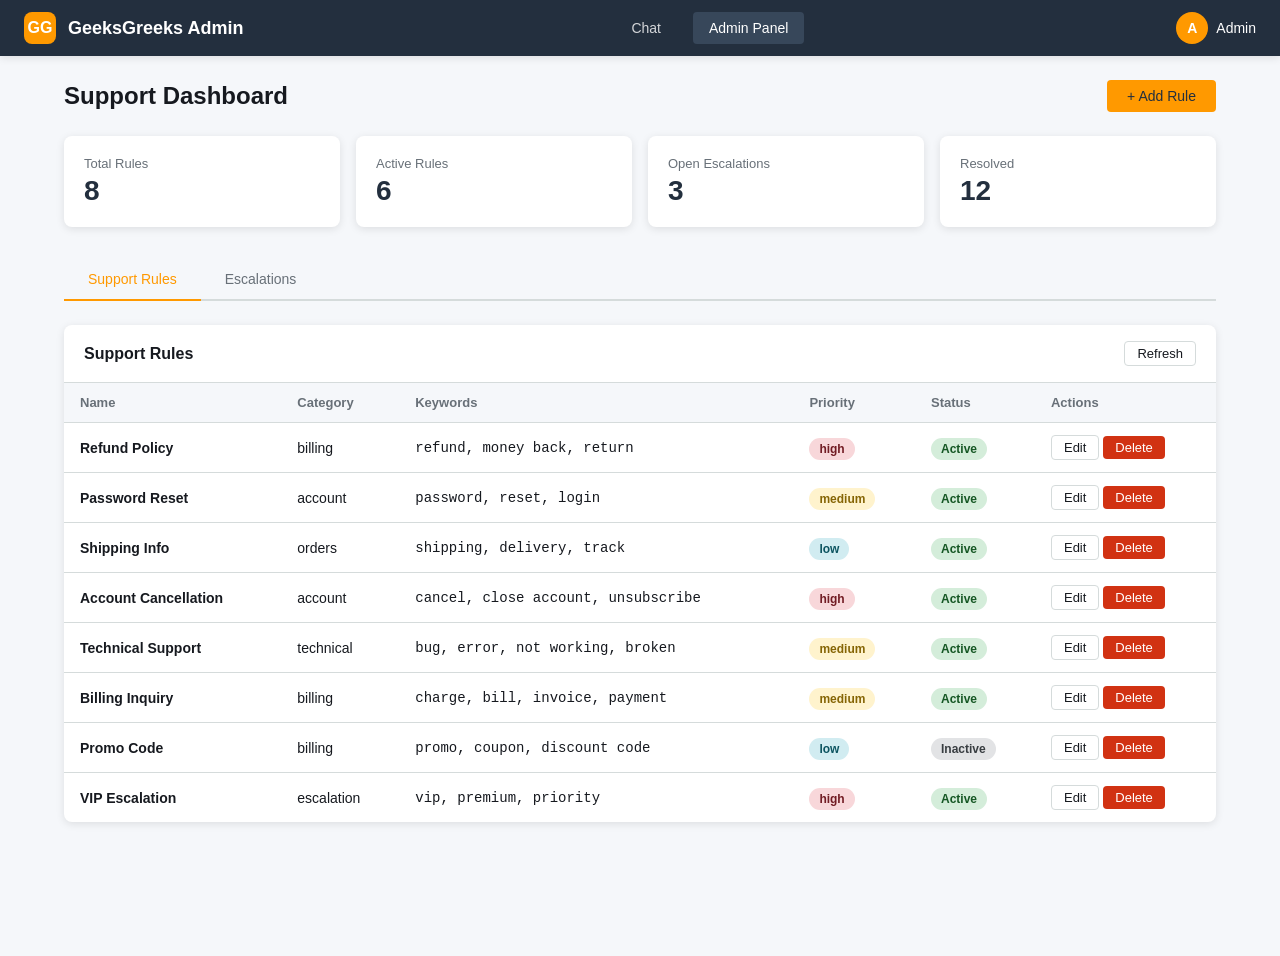
<file: frontend/admin.html>
<!DOCTYPE html>
<html lang="en">
<head>
    <meta charset="UTF-8">
    <meta name="viewport" content="width=device-width, initial-scale=1.0">
    <title>GeeksGreeks - Admin Panel</title>
    <link rel="stylesheet" href="css/styles.css">
    <link rel="icon" href="data:image/svg+xml,<svg xmlns='http://www.w3.org/2000/svg' viewBox='0 0 32 32'><rect width='32' height='32' rx='6' fill='%23ff9900'/><text x='50%25' y='55%25' font-size='16' text-anchor='middle' dominant-baseline='middle' fill='%23232f3e' font-weight='bold'>GG</text></svg>">
</head>
<body>
    <nav class="navbar" id="navbar">
        <div class="navbar-brand">
            <div class="logo">GG</div>
            <span>GeeksGreeks Admin</span>
        </div>
        <div class="navbar-nav">
            <a href="index.html">Chat</a>
            <a href="admin.html" class="active">Admin Panel</a>
        </div>
        <div class="navbar-user">
            <div class="avatar">A</div>
            <span>Admin</span>
        </div>
    </nav>

    <div class="admin-container">
        <div class="admin-header">
            <h1>Support Dashboard</h1>
            <button class="btn btn-primary" onclick="showAddRuleModal()">+ Add Rule</button>
        </div>

        <div class="stats-grid">
            <div class="stat-card">
                <div class="stat-label">Total Rules</div>
                <div class="stat-value" id="stat-total-rules">--</div>
            </div>
            <div class="stat-card">
                <div class="stat-label">Active Rules</div>
                <div class="stat-value" id="stat-active-rules">--</div>
            </div>
            <div class="stat-card">
                <div class="stat-label">Open Escalations</div>
                <div class="stat-value" id="stat-open-escalations">--</div>
            </div>
            <div class="stat-card">
                <div class="stat-label">Resolved</div>
                <div class="stat-value" id="stat-resolved">--</div>
            </div>
        </div>

        <div class="tabs">
            <div class="tab active" data-tab="rules" onclick="switchTab('rules')">Support Rules</div>
            <div class="tab" data-tab="escalations" onclick="switchTab('escalations')">Escalations</div>
        </div>

        <div id="rules-section">
            <div class="card">
                <div class="card-header">
                    <h3>Support Rules</h3>
                    <div>
                        <button class="btn btn-sm btn-outline" onclick="loadRules()">Refresh</button>
                    </div>
                </div>
                <div class="card-body" style="padding:0">
                    <table>
                        <thead>
                            <tr>
                                <th>Name</th>
                                <th>Category</th>
                                <th>Keywords</th>
                                <th>Priority</th>
                                <th>Status</th>
                                <th>Actions</th>
                            </tr>
                        </thead>
                        <tbody id="rules-table-body">
                            <tr><td colspan="6"><div class="loading-spinner"></div></td></tr>
                        </tbody>
                    </table>
                </div>
            </div>
        </div>

        <div id="escalations-section" style="display:none">
            <div class="card">
                <div class="card-header">
                    <h3>Escalations</h3>
                    <div>
                        <button class="btn btn-sm btn-outline" onclick="loadEscalations()">Refresh</button>
                    </div>
                </div>
                <div class="card-body" style="padding:0">
                    <table>
                        <thead>
                            <tr>
                                <th>ID</th>
                                <th>Reason</th>
                                <th>Priority</th>
                                <th>Status</th>
                                <th>Created</th>
                                <th>Actions</th>
                            </tr>
                        </thead>
                        <tbody id="escalations-table-body">
                            <tr><td colspan="6"><div class="loading-spinner"></div></td></tr>
                        </tbody>
                    </table>
                </div>
            </div>
        </div>
    </div>

    <div class="modal-overlay" id="rule-modal">
        <div class="modal">
            <h2 id="modal-title">Add New Rule</h2>
            <form id="rule-form" onsubmit="event.preventDefault(); saveRule();">
                <input type="hidden" id="rule-id-field">
                <div class="form-group">
                    <label>Rule Name *</label>
                    <input type="text" id="rule-name" placeholder="e.g., Refund Policy" required>
                </div>
                <div class="form-group">
                    <label>Category *</label>
                    <select id="rule-category" required>
                        <option value="">Select category</option>
                        <option value="billing">Billing</option>
                        <option value="account">Account</option>
                        <option value="orders">Orders</option>
                        <option value="technical">Technical</option>
                        <option value="escalation">Escalation</option>
                        <option value="general">General</option>
                    </select>
                </div>
                <div class="form-group">
                    <label>Keywords * (comma-separated)</label>
                    <input type="text" id="rule-keywords" placeholder="refund, money back, return" required>
                </div>
                <div class="form-group">
                    <label>Response Template *</label>
                    <textarea id="rule-response" placeholder="The response the AI should use when this rule matches..." required></textarea>
                </div>
                <div class="form-group">
                    <label>Action (optional)</label>
                    <select id="rule-action">
                        <option value="">No action</option>
                        <option value="refund">Process Refund</option>
                        <option value="reset_password">Reset Password</option>
                        <option value="update_case">Update Case</option>
                        <option value="escalate">Escalate to Agent</option>
                        <option value="cancel_subscription">Cancel Subscription</option>
                        <option value="account_credit">Apply Account Credit</option>
                    </select>
                </div>
                <div class="form-group">
                    <label>Priority</label>
                    <select id="rule-priority">
                        <option value="low">Low</option>
                        <option value="medium" selected>Medium</option>
                        <option value="high">High</option>
                    </select>
                </div>
                <div class="form-group">
                    <label style="display:flex;align-items:center;gap:8px">
                        <input type="checkbox" id="rule-active" checked>
                        Active
                    </label>
                </div>
                <div class="modal-actions">
                    <button type="button" class="btn btn-outline" onclick="closeRuleModal()">Cancel</button>
                    <button type="submit" class="btn btn-primary">Save Rule</button>
                </div>
            </form>
        </div>
    </div>

    <script src="js/auth.js"></script>
    <script src="js/admin.js"></script>
</body>
</html>
</file>
<file: frontend/css/styles.css>
:root {
    --primary: #232f3e;
    --primary-light: #37475a;
    --accent: #ff9900;
    --accent-hover: #e88b00;
    --success: #1a9c3e;
    --danger: #d13212;
    --warning: #f0ad4e;
    --bg: #f5f7fa;
    --card-bg: #ffffff;
    --text: #16191f;
    --text-light: #687078;
    --border: #d5dbdb;
    --chat-user: #e8f4fd;
    --chat-bot: #f0f0f0;
    --shadow: 0 2px 8px rgba(0, 0, 0, 0.1);
}

* {
    margin: 0;
    padding: 0;
    box-sizing: border-box;
}

body {
    font-family: 'Segoe UI', -apple-system, BlinkMacSystemFont, sans-serif;
    background: var(--bg);
    color: var(--text);
    min-height: 100vh;
}

.navbar {
    background: var(--primary);
    color: white;
    padding: 0 24px;
    height: 56px;
    display: flex;
    align-items: center;
    justify-content: space-between;
    box-shadow: var(--shadow);
    position: fixed;
    top: 0;
    left: 0;
    right: 0;
    z-index: 100;
}

.navbar-brand {
    display: flex;
    align-items: center;
    gap: 12px;
    font-size: 18px;
    font-weight: 600;
}

.navbar-brand .logo {
    width: 32px;
    height: 32px;
    background: var(--accent);
    border-radius: 8px;
    display: flex;
    align-items: center;
    justify-content: center;
    font-weight: bold;
    font-size: 16px;
}

.navbar-nav {
    display: flex;
    align-items: center;
    gap: 16px;
}

.navbar-nav a {
    color: rgba(255, 255, 255, 0.8);
    text-decoration: none;
    padding: 8px 16px;
    border-radius: 4px;
    font-size: 14px;
    transition: all 0.2s;
}

.navbar-nav a:hover,
.navbar-nav a.active {
    color: white;
    background: var(--primary-light);
}

.navbar-user {
    display: flex;
    align-items: center;
    gap: 8px;
    font-size: 14px;
}

.navbar-user .avatar {
    width: 32px;
    height: 32px;
    background: var(--accent);
    border-radius: 50%;
    display: flex;
    align-items: center;
    justify-content: center;
    font-weight: bold;
    font-size: 14px;
}

.btn {
    padding: 8px 20px;
    border: none;
    border-radius: 4px;
    cursor: pointer;
    font-size: 14px;
    font-weight: 500;
    transition: all 0.2s;
    display: inline-flex;
    align-items: center;
    gap: 6px;
}

.btn-primary {
    background: var(--accent);
    color: var(--primary);
}

.btn-primary:hover {
    background: var(--accent-hover);
}

.btn-secondary {
    background: var(--primary-light);
    color: white;
}

.btn-secondary:hover {
    background: var(--primary);
}

.btn-danger {
    background: var(--danger);
    color: white;
}

.btn-danger:hover {
    background: #b02a0f;
}

.btn-success {
    background: var(--success);
    color: white;
}

.btn-sm {
    padding: 4px 12px;
    font-size: 13px;
}

.btn-outline {
    background: transparent;
    border: 1px solid var(--border);
    color: var(--text);
}

.btn-outline:hover {
    background: var(--bg);
}

/* ========== AUTH PAGES ========== */
.auth-container {
    display: flex;
    align-items: center;
    justify-content: center;
    min-height: 100vh;
    padding: 20px;
    background: linear-gradient(135deg, var(--primary) 0%, var(--primary-light) 100%);
}

.auth-card {
    background: white;
    border-radius: 12px;
    padding: 40px;
    width: 100%;
    max-width: 420px;
    box-shadow: 0 4px 24px rgba(0, 0, 0, 0.2);
}

.auth-card h1 {
    text-align: center;
    margin-bottom: 8px;
    color: var(--primary);
    font-size: 24px;
}

.auth-card .subtitle {
    text-align: center;
    color: var(--text-light);
    margin-bottom: 32px;
    font-size: 14px;
}

.form-group {
    margin-bottom: 20px;
}

.form-group label {
    display: block;
    margin-bottom: 6px;
    font-size: 14px;
    font-weight: 500;
    color: var(--text);
}

.form-group input,
.form-group select,
.form-group textarea {
    width: 100%;
    padding: 10px 14px;
    border: 1px solid var(--border);
    border-radius: 6px;
    font-size: 14px;
    transition: border-color 0.2s;
    font-family: inherit;
}

.form-group input:focus,
.form-group select:focus,
.form-group textarea:focus {
    outline: none;
    border-color: var(--accent);
    box-shadow: 0 0 0 3px rgba(255, 153, 0, 0.15);
}

.form-group textarea {
    resize: vertical;
    min-height: 80px;
}

.auth-card .btn-primary {
    width: 100%;
    padding: 12px;
    font-size: 16px;
    margin-top: 8px;
}

.auth-links {
    text-align: center;
    margin-top: 20px;
    font-size: 14px;
}

.auth-links a {
    color: var(--accent);
    text-decoration: none;
}

.auth-links a:hover {
    text-decoration: underline;
}

/* ========== MAIN LAYOUT ========== */
.main-container {
    margin-top: 56px;
    display: flex;
    height: calc(100vh - 56px);
}

/* ========== CHAT PAGE ========== */
.chat-sidebar {
    width: 280px;
    background: white;
    border-right: 1px solid var(--border);
    display: flex;
    flex-direction: column;
    flex-shrink: 0;
}

.chat-sidebar-header {
    padding: 16px;
    border-bottom: 1px solid var(--border);
    display: flex;
    align-items: center;
    justify-content: space-between;
}

.chat-sidebar-header h3 {
    font-size: 16px;
}

.session-list {
    flex: 1;
    overflow-y: auto;
    padding: 8px;
}

.session-item {
    padding: 12px;
    border-radius: 8px;
    cursor: pointer;
    margin-bottom: 4px;
    transition: background 0.2s;
}

.session-item:hover {
    background: var(--bg);
}

.session-item.active {
    background: #e8f4fd;
    border-left: 3px solid var(--accent);
}

.session-item .session-title {
    font-size: 14px;
    font-weight: 500;
    margin-bottom: 4px;
}

.session-item .session-time {
    font-size: 12px;
    color: var(--text-light);
}

.chat-main {
    flex: 1;
    display: flex;
    flex-direction: column;
    background: var(--bg);
}

.chat-header {
    padding: 16px 24px;
    background: white;
    border-bottom: 1px solid var(--border);
    display: flex;
    align-items: center;
    justify-content: space-between;
}

.chat-header h2 {
    font-size: 18px;
    display: flex;
    align-items: center;
    gap: 8px;
}

.status-dot {
    width: 8px;
    height: 8px;
    border-radius: 50%;
    background: var(--success);
    display: inline-block;
}

.chat-messages {
    flex: 1;
    overflow-y: auto;
    padding: 24px;
    display: flex;
    flex-direction: column;
    gap: 16px;
}

.message {
    max-width: 75%;
    padding: 12px 16px;
    border-radius: 12px;
    font-size: 14px;
    line-height: 1.5;
    position: relative;
    animation: fadeIn 0.3s ease;
}

@keyframes fadeIn {
    from { opacity: 0; transform: translateY(8px); }
    to { opacity: 1; transform: translateY(0); }
}

.message.user {
    background: var(--chat-user);
    align-self: flex-end;
    border-bottom-right-radius: 4px;
}

.message.bot {
    background: var(--chat-bot);
    align-self: flex-start;
    border-bottom-left-radius: 4px;
}

.message .meta {
    display: flex;
    align-items: center;
    gap: 8px;
    margin-top: 6px;
    font-size: 11px;
    color: var(--text-light);
}

.message .sentiment-badge {
    padding: 2px 8px;
    border-radius: 10px;
    font-size: 10px;
    font-weight: 600;
    text-transform: uppercase;
}

.sentiment-positive { background: #d4edda; color: #155724; }
.sentiment-negative { background: #f8d7da; color: #721c24; }
.sentiment-neutral { background: #e2e3e5; color: #383d41; }
.sentiment-mixed { background: #fff3cd; color: #856404; }

.message .action-badge {
    padding: 4px 10px;
    border-radius: 6px;
    background: #d4edda;
    color: #155724;
    font-size: 12px;
    margin-top: 8px;
    display: inline-block;
}

.chat-input-area {
    padding: 16px 24px;
    background: white;
    border-top: 1px solid var(--border);
}

.chat-input-wrapper {
    display: flex;
    gap: 12px;
    align-items: flex-end;
}

.chat-input-wrapper textarea {
    flex: 1;
    padding: 12px 16px;
    border: 1px solid var(--border);
    border-radius: 12px;
    font-size: 14px;
    font-family: inherit;
    resize: none;
    max-height: 120px;
    min-height: 44px;
    transition: border-color 0.2s;
}

.chat-input-wrapper textarea:focus {
    outline: none;
    border-color: var(--accent);
}

.chat-input-wrapper .btn-send {
    width: 44px;
    height: 44px;
    border-radius: 50%;
    background: var(--accent);
    color: white;
    border: none;
    cursor: pointer;
    display: flex;
    align-items: center;
    justify-content: center;
    font-size: 18px;
    transition: background 0.2s;
    flex-shrink: 0;
}

.chat-input-wrapper .btn-send:hover {
    background: var(--accent-hover);
}

.chat-input-wrapper .btn-send:disabled {
    background: var(--border);
    cursor: not-allowed;
}

.typing-indicator {
    display: none;
    align-self: flex-start;
    padding: 12px 16px;
    background: var(--chat-bot);
    border-radius: 12px;
    border-bottom-left-radius: 4px;
}

.typing-indicator.visible {
    display: flex;
    gap: 4px;
    align-items: center;
}

.typing-indicator span {
    width: 8px;
    height: 8px;
    background: var(--text-light);
    border-radius: 50%;
    animation: typing 1.4s infinite;
}

.typing-indicator span:nth-child(2) { animation-delay: 0.2s; }
.typing-indicator span:nth-child(3) { animation-delay: 0.4s; }

@keyframes typing {
    0%, 60%, 100% { transform: translateY(0); }
    30% { transform: translateY(-6px); }
}

/* ========== ADMIN PAGE ========== */
.admin-container {
    margin-top: 56px;
    padding: 24px;
    max-width: 1200px;
    margin-left: auto;
    margin-right: auto;
}

.admin-header {
    display: flex;
    align-items: center;
    justify-content: space-between;
    margin-bottom: 24px;
}

.admin-header h1 {
    font-size: 24px;
}

.stats-grid {
    display: grid;
    grid-template-columns: repeat(auto-fit, minmax(200px, 1fr));
    gap: 16px;
    margin-bottom: 32px;
}

.stat-card {
    background: white;
    border-radius: 8px;
    padding: 20px;
    box-shadow: var(--shadow);
}

.stat-card .stat-label {
    font-size: 13px;
    color: var(--text-light);
    margin-bottom: 4px;
}

.stat-card .stat-value {
    font-size: 28px;
    font-weight: 700;
    color: var(--primary);
}

.stat-card .stat-change {
    font-size: 12px;
    margin-top: 4px;
}

.stat-card .stat-change.positive { color: var(--success); }
.stat-card .stat-change.negative { color: var(--danger); }

.tabs {
    display: flex;
    gap: 0;
    border-bottom: 2px solid var(--border);
    margin-bottom: 24px;
}

.tab {
    padding: 12px 24px;
    cursor: pointer;
    font-size: 14px;
    font-weight: 500;
    color: var(--text-light);
    border-bottom: 2px solid transparent;
    margin-bottom: -2px;
    transition: all 0.2s;
}

.tab:hover {
    color: var(--text);
}

.tab.active {
    color: var(--accent);
    border-bottom-color: var(--accent);
}

.card {
    background: white;
    border-radius: 8px;
    box-shadow: var(--shadow);
    overflow: hidden;
}

.card-header {
    padding: 16px 20px;
    border-bottom: 1px solid var(--border);
    display: flex;
    align-items: center;
    justify-content: space-between;
}

.card-header h3 {
    font-size: 16px;
}

.card-body {
    padding: 20px;
}

table {
    width: 100%;
    border-collapse: collapse;
}

table th {
    text-align: left;
    padding: 12px 16px;
    font-size: 13px;
    font-weight: 600;
    color: var(--text-light);
    background: var(--bg);
    border-bottom: 1px solid var(--border);
}

table td {
    padding: 12px 16px;
    font-size: 14px;
    border-bottom: 1px solid var(--border);
}

table tr:last-child td {
    border-bottom: none;
}

table tr:hover {
    background: #fafafa;
}

.badge {
    padding: 4px 10px;
    border-radius: 12px;
    font-size: 12px;
    font-weight: 600;
}

.badge-active { background: #d4edda; color: #155724; }
.badge-inactive { background: #e2e3e5; color: #383d41; }
.badge-open { background: #fff3cd; color: #856404; }
.badge-resolved { background: #d4edda; color: #155724; }
.badge-high { background: #f8d7da; color: #721c24; }
.badge-medium { background: #fff3cd; color: #856404; }
.badge-low { background: #d1ecf1; color: #0c5460; }

/* ========== MODAL ========== */
.modal-overlay {
    display: none;
    position: fixed;
    top: 0;
    left: 0;
    right: 0;
    bottom: 0;
    background: rgba(0, 0, 0, 0.5);
    z-index: 200;
    align-items: center;
    justify-content: center;
}

.modal-overlay.visible {
    display: flex;
}

.modal {
    background: white;
    border-radius: 12px;
    padding: 32px;
    width: 100%;
    max-width: 540px;
    max-height: 90vh;
    overflow-y: auto;
    box-shadow: 0 8px 32px rgba(0, 0, 0, 0.2);
}

.modal h2 {
    margin-bottom: 24px;
    font-size: 20px;
}

.modal-actions {
    display: flex;
    gap: 12px;
    justify-content: flex-end;
    margin-top: 24px;
}

/* ========== TOAST ========== */
.toast-container {
    position: fixed;
    top: 72px;
    right: 24px;
    z-index: 300;
    display: flex;
    flex-direction: column;
    gap: 8px;
}

.toast {
    padding: 12px 20px;
    border-radius: 8px;
    color: white;
    font-size: 14px;
    box-shadow: var(--shadow);
    animation: slideIn 0.3s ease;
    max-width: 360px;
}

.toast-success { background: var(--success); }
.toast-error { background: var(--danger); }
.toast-info { background: var(--primary-light); }

@keyframes slideIn {
    from { opacity: 0; transform: translateX(20px); }
    to { opacity: 1; transform: translateX(0); }
}

/* ========== RESPONSIVE ========== */
@media (max-width: 768px) {
    .chat-sidebar {
        display: none;
    }

    .admin-container {
        padding: 16px;
    }

    .stats-grid {
        grid-template-columns: repeat(2, 1fr);
    }

    .message {
        max-width: 90%;
    }

    .navbar-nav {
        gap: 8px;
    }

    .navbar-nav a {
        padding: 6px 10px;
        font-size: 13px;
    }
}

.empty-state {
    text-align: center;
    padding: 60px 20px;
    color: var(--text-light);
}

.empty-state .icon {
    font-size: 48px;
    margin-bottom: 16px;
}

.empty-state h3 {
    margin-bottom: 8px;
    color: var(--text);
}

.loading-spinner {
    width: 24px;
    height: 24px;
    border: 3px solid var(--border);
    border-top-color: var(--accent);
    border-radius: 50%;
    animation: spin 0.8s linear infinite;
    margin: 20px auto;
}

@keyframes spin {
    to { transform: rotate(360deg); }
}
</file>
